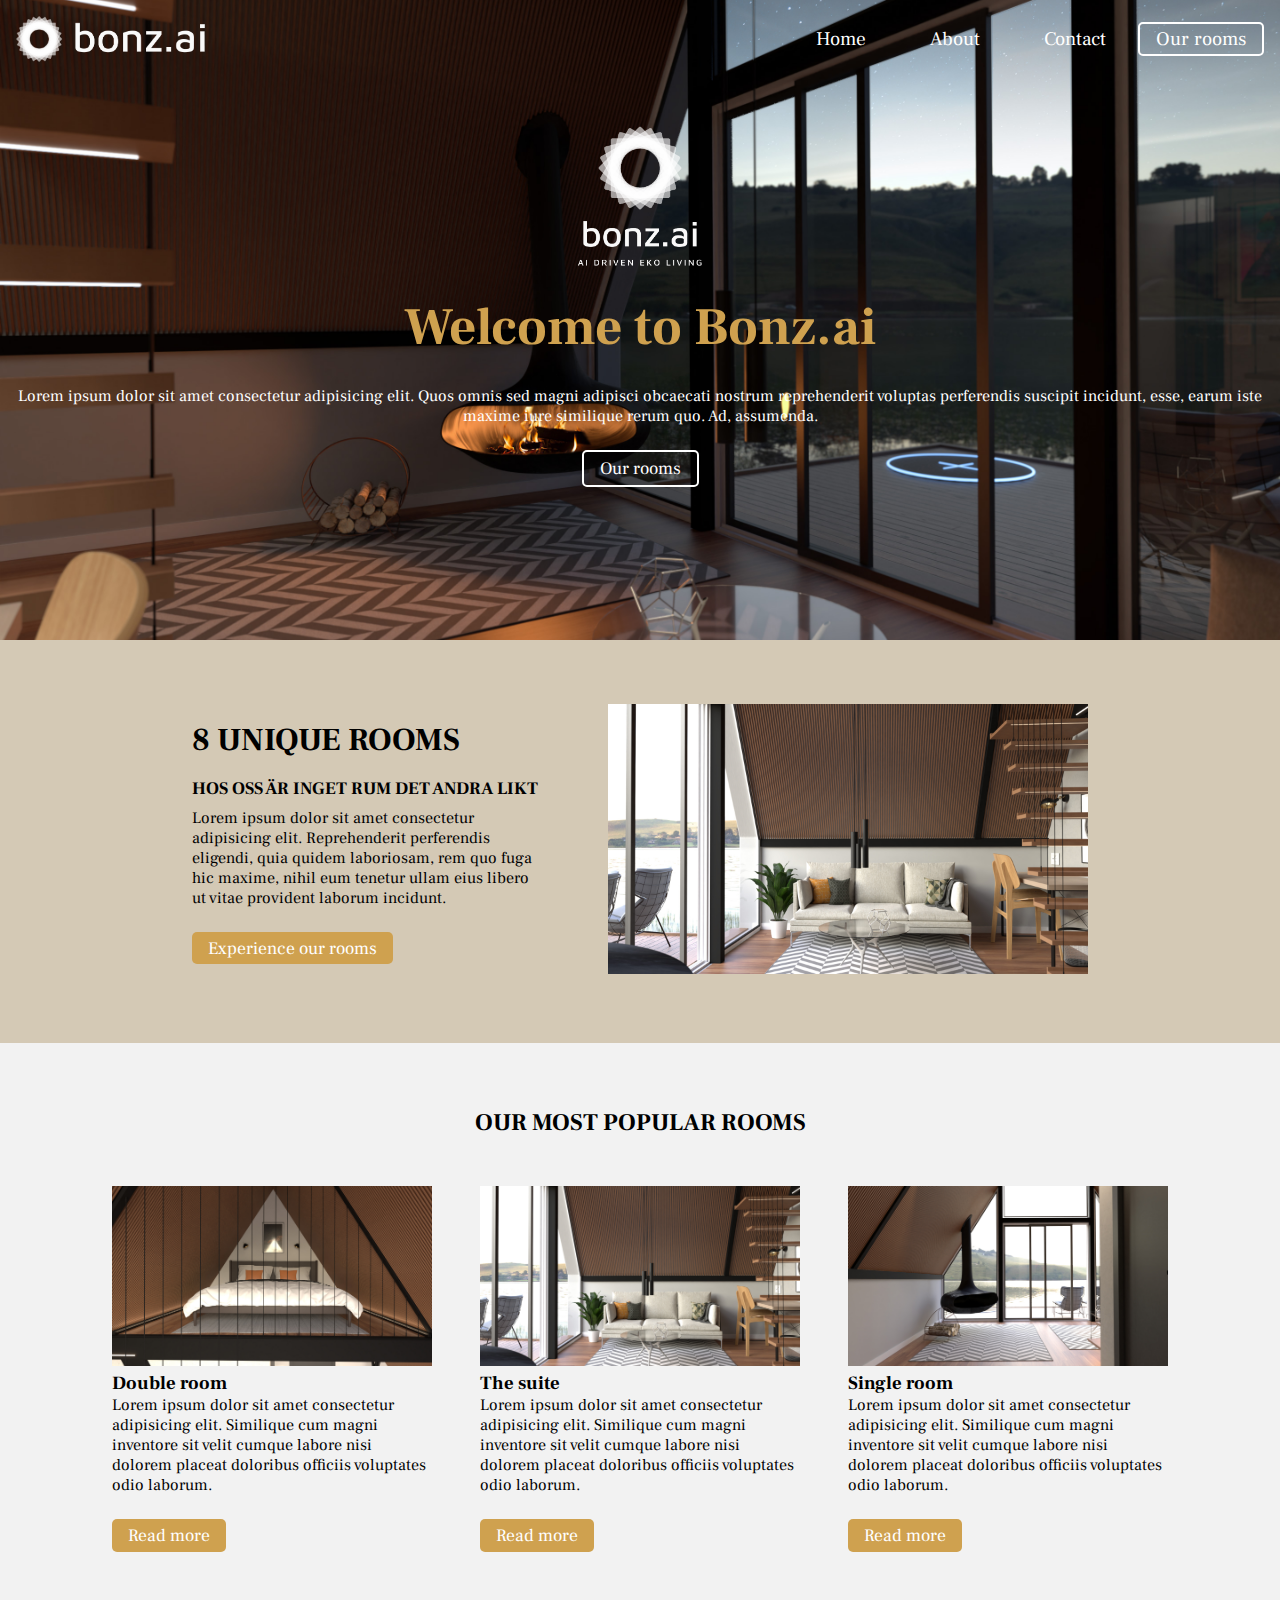
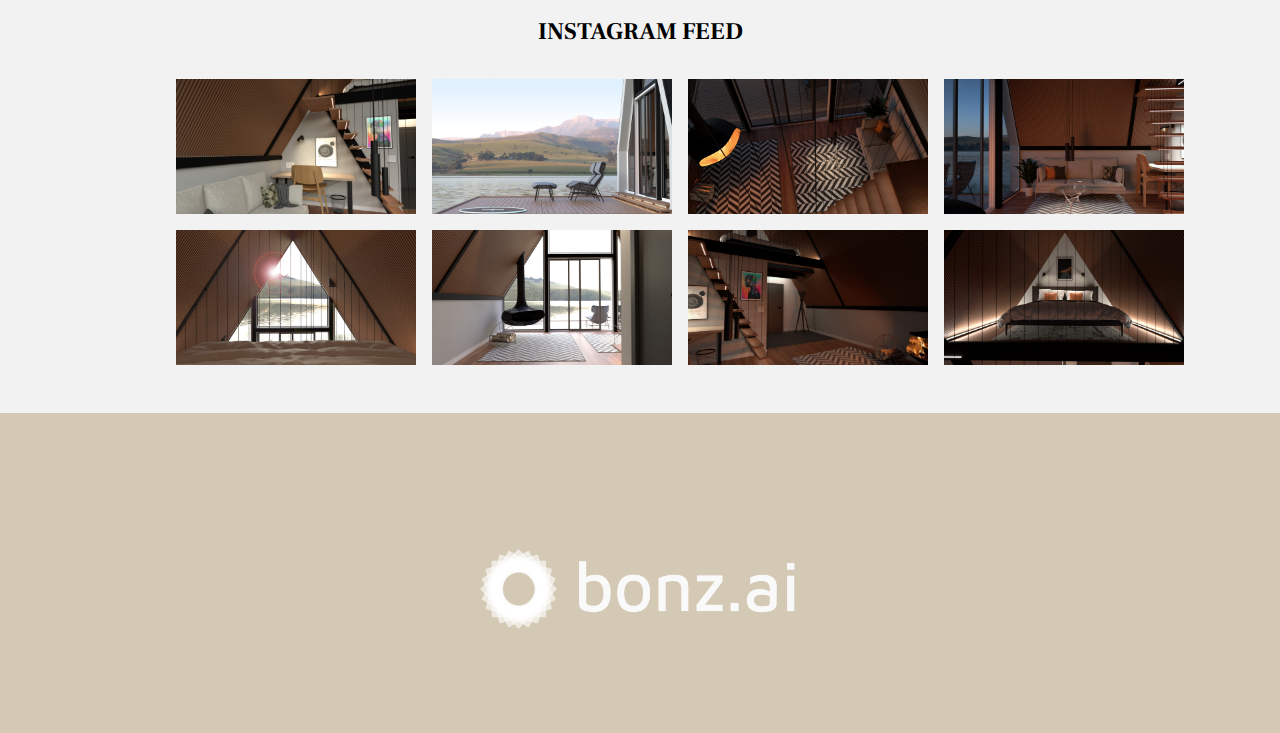
<file: index.html>
<!DOCTYPE html>
<html lang="en">
<head>
    <meta charset="UTF-8">
    <meta name="viewport" content="width=device-width, initial-scale=1.0">
    <link rel="stylesheet" href="css/styles.css">
    <title>Document</title>
</head>
<body>
    <main>
        <header>
            <!-- Navbar -->
            <nav class="navbar-container">
                <img src="./assets/white-logo-desktop.png" alt="desktop logo" class="navbar-logo-desktop"/>
                <ul class="navbar-links">
                    <li><a href="./index.html" class="a-links">Home</a></li>
                    <li><a href="./about.html" class="a-links">About</a></li>
                    <li><a href="#" class="a-links">Contact</a></li>
                    <li class="navbar-links-item"><a href="./rooms.html" class="btn a-links">Our rooms</a></li>
                </ul>
                <img src="assets/white-logo-mobile.png" alt="logo mobile" class="navbar-logo-mobile"/>
            </nav>

            <!-- Header content -->
            <section class="header-container">
                <img src="./assets/header-logo-white.png" alt="header logo white" class="header-logo"/>

                <h1 class="header-title">Welcome to Bonz.ai</h1>
                <p class="header-paragraph">Lorem ipsum dolor sit amet consectetur adipisicing elit. Quos omnis sed magni adipisci obcaecati nostrum reprehenderit voluptas perferendis suscipit incidunt, esse, earum iste maxime iure similique rerum quo. Ad, assumenda.</p>

                <button class="button primary-btn"><a href="./rooms.html" class="a-links btn">Our rooms</a></button>
            </section>
        </header>

        <!-- First section about rooms -->
        <section class="room-section">
            <article>
                <h2 class="room-section-title">8 unique rooms</h2>
                <h5 class="room-section-subtitle">Hos oss är inget rum det andra likt</h5>
                <p>Lorem ipsum dolor sit amet consectetur adipisicing elit. Reprehenderit perferendis eligendi, quia quidem laboriosam, rem quo fuga hic maxime, nihil eum tenetur ullam eius libero ut vitae provident laborum incidunt.</p>
                <button class="button secondary-btn"><a href="./rooms.html" class="a-links">Experience our rooms</a></button>
            </article>

            <article class="unique-room-right">
                <img src="assets/05-day.jpg" alt="our room img" class="unique-room-img"/>
            </article>
        </section>

        <!-- Most popular rooms -->
        <section class="popular-rooms-container">
            <h2 class="popular-room-title">Our most popular rooms</h2>
            
            <div class="popular-rooms">
                <article class="rooms">
                    <img src="assets/04-day.jpg" alt="first room" class="popular-rooms-img"/>
                    <h3 class="popular-room-subtitle">Double room</h3>
                    <p>Lorem ipsum dolor sit amet consectetur adipisicing elit. Similique cum magni inventore sit velit cumque labore nisi dolorem placeat doloribus officiis voluptates odio laborum.</p>
                    <button class="secondary-btn"><a href="./rooms.html" class="a-links">Read more</a></button>
                </article>
                <article class="rooms">
                    <img src="assets/05-day.jpg" alt="first room" class="popular-rooms-img"/>
                    <h3 class="popular-room-subtitle">The suite</h3>
                    <p>Lorem ipsum dolor sit amet consectetur adipisicing elit. Similique cum magni inventore sit velit cumque labore nisi dolorem placeat doloribus officiis voluptates odio laborum.</p>
                    <button class="secondary-btn"><a href="./rooms.html" class="a-links">Read more</a></button>
                </article>
                <article class="rooms">
                    <img src="assets/08-day.jpg" alt="first room" class="popular-rooms-img"/>
                    <h3 class="popular-room-subtitle">Single room</h3>
                    <p>Lorem ipsum dolor sit amet consectetur adipisicing elit. Similique cum magni inventore sit velit cumque labore nisi dolorem placeat doloribus officiis voluptates odio laborum.</p>
                    <button class="secondary-btn"><a href="./rooms.html" class="a-links">Read more</a></button>
                </article>
            </div>
        </section>

        <!-- Instagram -->
        <section class="instagram-container">
            <h2 class="instagram-title">Instagram feed</h2>
            <article class="instagram-section">
                <img src="assets/01-day.jpg" alt="" class="instagram-img"/>
                <img src="assets/09-day.jpg" alt="" class="instagram-img"/>
                <img src="assets/07-night.jpg" alt="" class="instagram-img"/>
                <img src="assets/05-night.jpg" alt="" class="instagram-img"/>
                <img src="assets/03-day.jpg" alt="" class="instagram-img"/>
                <img src="assets/08-day.jpg" alt="" class="instagram-img"/>
                <img src="assets/06-night.jpg" alt="" class="instagram-img"/>
                <img src="assets/04-night.jpg" alt="" class="instagram-img"/> 
            </article>
        </section>

        <!-- Footer -->
        <footer class="footer-component">
            <img src="assets/white-logo-desktop.png" alt="desktop logo" class="footer-logo"/>
        </footer>
       
    </main>
</body>
</html>
</file>
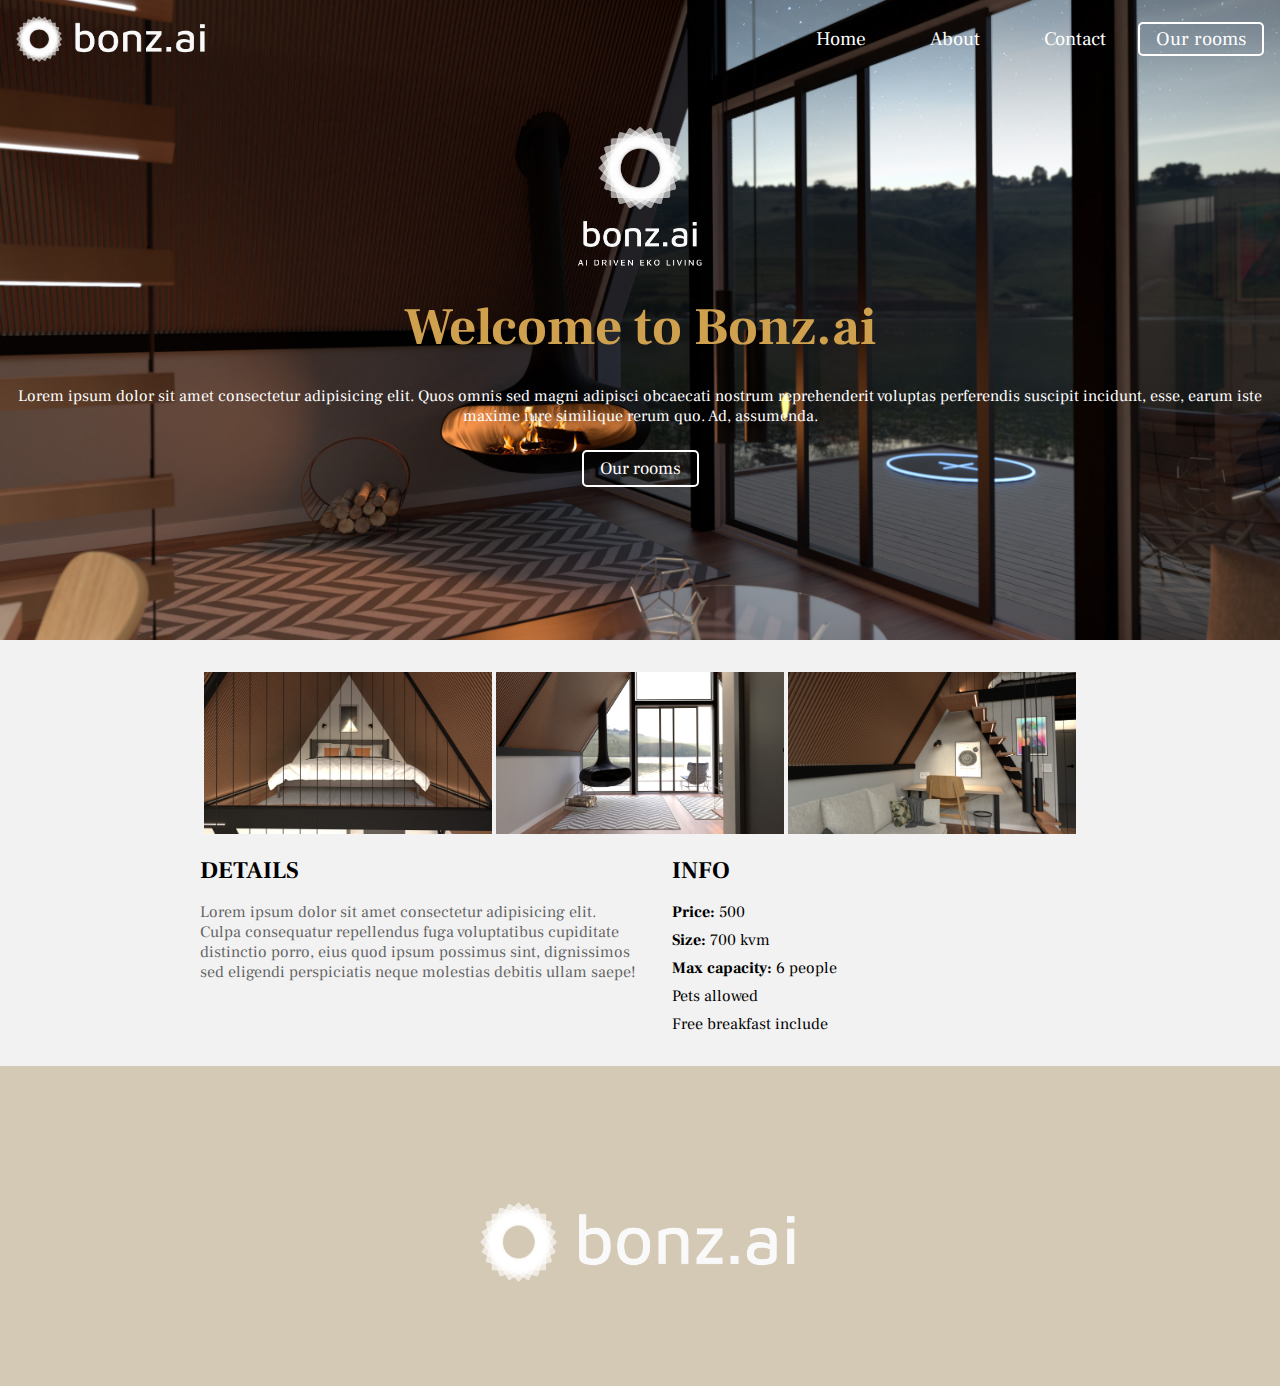
<file: about.html>
<!DOCTYPE html>
<html lang="en">
<head>
    <meta charset="UTF-8">
    <meta name="viewport" content="width=device-width, initial-scale=1.0">
    <link rel="stylesheet" href="css/styles.css">
    <title>Document</title>
</head>
<body>
    <main>
        <header>
            <!-- Navbar -->
            <nav class="navbar-container">
                <img src="assets/white-logo-desktop.png" alt="desktop logo" class="navbar-logo-desktop"/>
                <ul class="navbar-links">
                    <li><a href="./index.html" class="a-links">Home</a></li>
                    <li><a href="./about.html" class="a-links">About</a></li>
                    <li><a href="#" class="a-links">Contact</a></li>
                    <li class="navbar-links-item"><a href="./rooms.html" class="btn a-links">Our rooms</a></li>
                </ul>
                <img src="assets/white-logo-mobile.png" alt="logo mobile" class="navbar-logo-mobile"/>
            </nav>

            <!-- Header content -->
            <section class="header-container">
                <img src="./assets/header-logo-white.png" alt="header logo white" class="header-logo"/>

                <h1 class="header-title">Welcome to Bonz.ai</h1>
                <p class="header-paragraph">Lorem ipsum dolor sit amet consectetur adipisicing elit. Quos omnis sed magni adipisci obcaecati nostrum reprehenderit voluptas perferendis suscipit incidunt, esse, earum iste maxime iure similique rerum quo. Ad, assumenda.</p>

                <button class="button primary-btn"><a href="./rooms.html" class="a-links btn">Our rooms</a></button>
            </section>
        </header>

        <!-- Details about our rooms -->
        <section class="details-wrapper">
            <article class="detail-images">
                <img src="assets/04-day.jpg" alt="" style="width: 18rem;"/>
                <img src="assets/08-day.jpg" alt="" style="width: 18rem;"/>
                <img src="assets/01-day.jpg" alt="" style="width: 18rem;"/>
            </article>

            <article class="details-information">
                <article class="width-left">
                    <h2 class="detail-subtitle">Details</h2>
                    <p style="opacity: 60%;">Lorem ipsum dolor sit amet consectetur adipisicing elit. Culpa consequatur repellendus fuga voluptatibus cupiditate distinctio porro, eius quod ipsum possimus sint, dignissimos sed eligendi perspiciatis neque molestias debitis ullam saepe!</p>
                </article>
                <article class="width-right">
                    <h2 class="detail-subtitle">Info</h2>
                    <p style="padding-bottom: .5rem;"><strong>Price:</strong> 500</p>
                    <p style="padding-bottom: .5rem;"><strong>Size:</strong> 700 kvm</p>
                    <p style="padding-bottom: .5rem;"><strong>Max capacity:</strong> 6 people</p>
                    <p style="padding-bottom: .5rem;">Pets allowed</p>
                    <p>Free breakfast include</p>
                </article>
            </article>
        </section>


        <!-- Footer -->
        <footer class="footer-component">
            <img src="assets/white-logo-desktop.png" alt="desktop logo" class="footer-logo"/>
        </footer>
       
    </main>
</body>
</html>
</file>
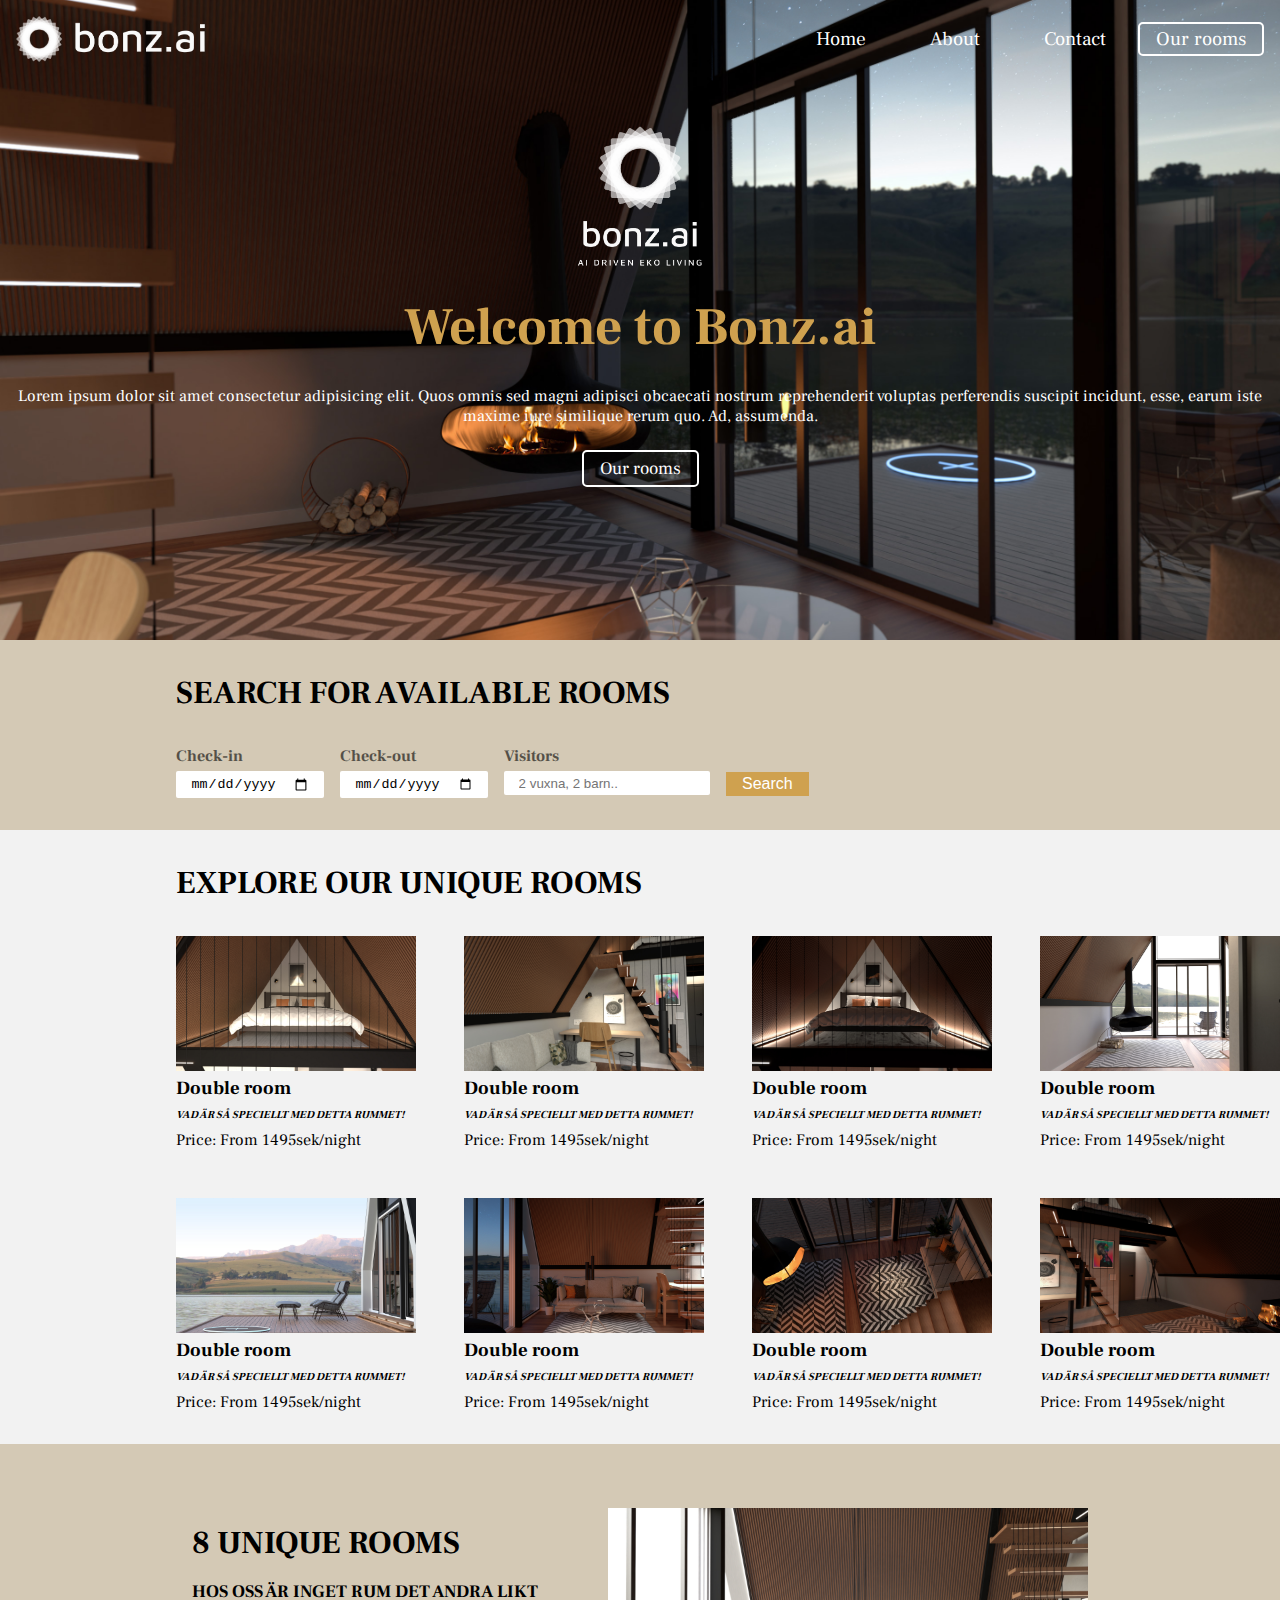
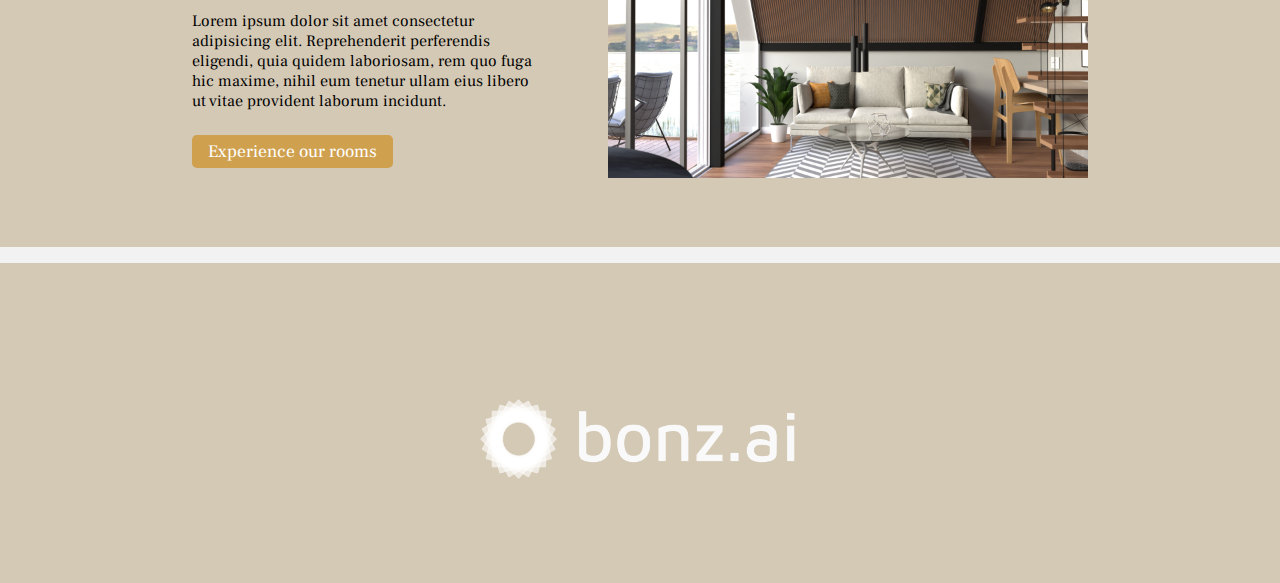
<file: rooms.html>
<!DOCTYPE html>
<html lang="en">
<head>
    <meta charset="UTF-8">
    <meta name="viewport" content="width=device-width, initial-scale=1.0">
    <link rel="stylesheet" href="css/styles.css">
    <title>Document</title>
</head>
<body>
    <main>
        <header>
            <!-- Navbar -->
            <nav class="navbar-container">
                <img src="./assets/white-logo-desktop.png" alt="desktop logo" class="navbar-logo-desktop"/>
                <ul class="navbar-links">
                    <li><a href="./index.html" class="a-links">Home</a></li>
                    <li><a href="./about.html" class="a-links">About</a></li>
                    <li><a href="#" class="a-links">Contact</a></li>
                    <li class="navbar-links-item"><a href="./rooms.html" class="btn a-links">Our rooms</a></li>
                </ul>
                <img src="assets/white-logo-mobile.png" alt="logo mobile" class="navbar-logo-mobile"/>
            </nav>

            <!-- Header content -->
            <section class="header-container">
                <img src="./assets/header-logo-white.png" alt="header logo white" class="header-logo"/>

                <h1 class="header-title">Welcome to Bonz.ai</h1>
                <p class="header-paragraph">Lorem ipsum dolor sit amet consectetur adipisicing elit. Quos omnis sed magni adipisci obcaecati nostrum reprehenderit voluptas perferendis suscipit incidunt, esse, earum iste maxime iure similique rerum quo. Ad, assumenda.</p>

                <button class="button primary-btn"><a href="./rooms.html" class="a-links btn">Our rooms</a></button>
            </section>
        </header>

        <!-- Search room -->
        <section class="search-wrapper">
            <h1 class="room-title">Search for available rooms</h1>

            <section class="search-container">
                <article>
                    <h4 class="h4">Check-in</h4>
                    <input type="date" class="input" />
                </article>
                <article>
                    <h4 class="h4">Check-out</h4>
                    <input type="date" class="input"/>
                </article>
                <article>
                    <h4 class="h4">Visitors</h4>
                    <input type="text" class="input" placeholder="2 vuxna, 2 barn..">
                </article>
                <article style="margin-top: 1.6rem;">
                    <button class="button search-btn">Search</button>
                </article>
            </section>
        </section>

        <section class="main-wrapper">                    
            <!-- All rooms -->
            <section>
                <h1 class="room-title">Explore our unique rooms</h1>
                <section class="room-cards">
                    <a href="./about.html" class="room-card-link">
                        <article>
                            <img src="assets/04-day.jpg" alt="first room" style="width: 15rem;"/>
                            <h3>Double room</h3>
                            <h6 class="room-cards-subtitle">Vad är så speciellt med detta rummet!</h6>
                            <p>Price: From 1495sek/night</p>
                        </article>
                    </a>
                    <a href="./about.html" class="room-card-link">
                        <article>
                            <img src="assets/01-day.jpg" alt="first room" style="width: 15rem;"/>
                            <h3>Double room</h3>
                            <h6 class="room-cards-subtitle">Vad är så speciellt med detta rummet!</h6>
                            <p>Price: From 1495sek/night</p>
                        </article>
                    </a>
                    <a href="./about.html" class="room-card-link">
                        <article>
                            <img src="assets/04-night.jpg" alt="first room" style="width: 15rem;"/>
                            <h3>Double room</h3>
                            <h6 class="room-cards-subtitle">Vad är så speciellt med detta rummet!</h6>
                            <p>Price: From 1495sek/night</p>
                        </article>
                    </a>
                    <a href="./about.html" class="room-card-link">
                        <article>
                            <img src="assets/08-day.jpg" alt="first room" style="width: 15rem;"/>
                            <h3>Double room</h3>
                            <h6 class="room-cards-subtitle">Vad är så speciellt med detta rummet!</h6>
                            <p>Price: From 1495sek/night</p>
                        </article>
                    </a>
                    <a href="./about.html" class="room-card-link">
                        <article>
                            <img src="assets/09-day.jpg" alt="first room" style="width: 15rem;"/>
                            <h3>Double room</h3>
                            <h6 class="room-cards-subtitle">Vad är så speciellt med detta rummet!</h6>
                            <p>Price: From 1495sek/night</p>
                        </article>
                    </a>
                    <a href="./about.html" class="room-card-link">
                        <article>
                            <img src="assets/05-night.jpg" alt="first room" style="width: 15rem;"/>
                            <h3>Double room</h3>
                            <h6 class="room-cards-subtitle">Vad är så speciellt med detta rummet!</h6>
                            <p>Price: From 1495sek/night</p>
                        </article>
                    </a>
                    <a href="./about.html" class="room-card-link">
                        <article>
                            <img src="assets/07-night.jpg" alt="first room" style="width: 15rem;"/>
                            <h3>Double room</h3>
                            <h6 class="room-cards-subtitle">Vad är så speciellt med detta rummet!</h6>
                            <p>Price: From 1495sek/night</p>
                        </article>
                    </a>
                    <a href="./about.html" class="room-card-link">
                        <article>
                            <img src="assets/06-night.jpg" alt="first room" style="width: 15rem;"/>
                            <h3>Double room</h3>
                            <h6 class="room-cards-subtitle">Vad är så speciellt med detta rummet!</h6>
                            <p>Price: From 1495sek/night</p>
                        </article>
                    </a>
                </section>
            </section>

        </section>

        <section class="room-section">
            <article>
                <h2 class="room-section-title">8 unique rooms</h2>
                <h5 class="room-section-subtitle">Hos oss är inget rum det andra likt</h5>
                <p>Lorem ipsum dolor sit amet consectetur adipisicing elit. Reprehenderit perferendis eligendi, quia quidem laboriosam, rem quo fuga hic maxime, nihil eum tenetur ullam eius libero ut vitae provident laborum incidunt.</p>
                <button class="button secondary-btn">Experience our rooms</button>
            </article>

            <article class="unique-room-right">
                <img src="assets/05-day.jpg" alt="our room img" class="unique-room-img"/>
            </article>
        </section>

        <!-- Footer -->
        <footer class="footer-component">
            <img src="assets/white-logo-desktop.png" alt="desktop logo" class="footer-logo"/>
        </footer>
    </main>
</body>
</html>
</file>
<file: css/styles.css>
@import url('https://fonts.googleapis.com/css2?family=Frank+Ruhl+Libre&display=swap');

:root {
    --primary: #cfa14f;
    --secondary: #d4c9b5;
    --font: 'Frank Ruhl Libre', serif;
    --text-color: #fff;
    --hover: #cfa04f94;
}

* {
    box-sizing: border-box;
    margin: 0;
    padding: 0;
}
main {
    font-family: var(--font) !important;
    background-color: rgb(242, 242, 242);
}
header {
    height: 40rem;
    background-image: url("./../assets/header.jpg");
    background-position: center;
    background-size: cover;
    padding: 1rem;
}
.navbar-container {
    display: flex;
    justify-content: space-between;
}
.navbar-logo-desktop {
    width: 12rem;
}
.navbar-links {
    color: var(--text-color);
    display: flex;
    list-style: none;
    font-size: 1.2rem;
    flex-wrap: wrap;
    align-items: center;
}
.navbar-links-item {
    border: 2px solid #fff;
    padding: .2rem 1rem;
    border-radius: 5px;
}
.a-links {
    color: var(--text-color);
    text-decoration: none;
}
.navbar-links-item:hover {
    background: #fff;
    text-decoration: none;
}
li {
    padding: 0 2rem;
}
li:hover {
    text-decoration: underline;
}
.btn:hover {
    color: #000;
}
.header-container {
    display: flex;
    flex-direction: column;
    align-items: center;
    padding-top: 4rem;
    color: var(--text-color);
    text-align: center;
    flex-wrap: wrap;
}
.header-logo {
    width: 8rem;
}
.header-title {
    font-size: 3.3rem;
    color: var(--primary);
    padding: 1.5rem 0;
}
.primary-btn {
    background-color: transparent;
    border: 2px solid #fff;
    font-size: 1.1rem;
    color: var(--text-color);
    padding: .3rem 1rem;
    margin-top: 1.5rem;
    font-family: var(--font);
    cursor: pointer;
    border-radius: 5px;
}
.primary-btn:hover {
    background-color: #fff;
    color: #000;
}

.room-section {
    background-color: var(--secondary);
    display: flex;
    justify-content: center;
    align-items: center;
    padding: 4rem 12rem;
    gap: 4rem;
    margin-bottom: 1rem;
}
.room-section-title {
    text-transform: uppercase;
    padding-bottom: 1rem;
    font-size: 2rem;
}
.room-section-subtitle {
    text-transform: uppercase;
    font-size: 1.1rem;
    padding-bottom: .5rem;
}
.unique-room-img {
    width: 30rem;
}

.secondary-btn {
    background-color: var(--primary);
    border: none;
    font-size: 1.1rem;
    color: var(--text-color);
    padding: .3rem 1rem;
    margin-top: 1.5rem;
    font-family: var(--font);
    cursor: pointer;
    border-radius: 5px;
}
.secondary-btn:hover {
    background-color: var(--hover);
}

/* Our popular rooms */
.popular-rooms-container {
    display: flex;
    flex-direction: column;
    align-items: center;
    margin-bottom: 2rem;
}
.popular-rooms {
    display: flex;
    width: 100%;
    justify-content: center;
    flex-wrap: wrap;
}
.popular-room-title {
    margin-top: 3rem;
    margin-bottom: 2rem;
    text-transform: uppercase;
}
.popular-rooms-img {
    width: 20rem;
}
.rooms {
    width: 20rem;
    margin: 1rem 1.5rem;
}

/* Instagram element */
.instagram-container {
    margin: 3rem 11rem;
    flex-wrap: wrap;
}
.instagram-title {
    display: flex;
    justify-content: center;
    margin-bottom: 2rem;
    text-transform: uppercase;
}
.instagram-section {
    display: grid;
    grid-template-columns: repeat(4, 1fr);
    gap: 1rem;
    margin-bottom: 2rem;
    margin: auto;
}
.instagram-img {
    width: 15rem;
    margin: auto;
}

/* Footer */
.footer-component {
    background-color: var(--secondary);
    height: 20rem;
    display: flex;
    width: 100%;
    padding-top: 2rem;
    justify-content: center;
    align-items: center;
}
.footer-logo {
    width: 20rem;
    height: 5rem;
}

/* Room component */
.main-wrapper {
    padding: 2rem 11rem;
}


/* Search room */
.search-wrapper {
    background-color: var(--secondary);
    padding: 2rem 11rem;
}
.search-container {
    display: flex;
    gap: 1rem;
}
.h4 {
    opacity: 60%;
}
.input {
    padding: .3rem .9rem;
    border: none;
    border-radius: 2px;
    margin-top: .3rem;
}
.search-btn {
    cursor: pointer;
    font-size: 1rem;
    padding: .2rem 1rem;
    background-color: var(--primary);
    border: none;
    color: var(--text-color);
}
.search-btn:hover {
    background-color: var(--hover);
}

.room-cards {
    display: grid;
    grid-template-columns: repeat(4, 1fr);
    gap: 3rem;
}
.room-title {
    margin-bottom: 2rem;
    text-transform: uppercase;
}
.room-cards-subtitle {
    text-transform: uppercase;
    font-style: italic;
    padding: .5rem 0;
}
.room-card-link {
    color: #000;
    text-decoration: none;
}

/* About component */
.details-wrapper {
    display: flex;
    flex-direction: column;
    align-items: center;
    padding: 2rem;
}

.details-information {
    display: flex;
    width: 55rem;
    padding-top: 1rem;
    gap: 2rem;
}
.detail-subtitle {
    text-transform: uppercase;
    padding-bottom: 1rem;
}
.width-left {
    width: 50%;
}
.width-right {
    width: 40%;
}

/* Mobile media query */
@media screen and (max-width: 400px) {
    header {
        height: 20rem;
    }
    .navbar-logo-desktop {
        display: none;
    }
    .navbar-links {
        display: none;
    }
    .navbar-logo-mobile {
        width: 2rem;
    }
    .header-container {
        padding: 0 1.5rem;
    }
    .header-logo {
        display: none;
    }
    .header-title {
        font-size: 1.5rem;
        padding-bottom: 1rem;
    }
    .header-paragraph {
        font-size: .8rem;
    }
    .primary-btn {
        font-size: .9rem;
    }
    .room-section {
        padding: 2rem;
        flex-wrap: wrap;
    }
    .unique-room-img {
        width: 20rem;
    }

    .popular-rooms-container {
        padding: 2rem;
        margin-bottom: 0;
    }
    .popular-rooms-img {
        width: 20rem;
    }
    .popular-room-title {
        font-size: 1.8rem;
        text-transform: uppercase;
        margin: .2rem;
    }
    .popular-room-subtitle {
        font-size: 1.5rem;
        padding: .4rem 0;
    }
    .rooms {
        padding-bottom: 2rem;
    }

    .instagram-container {
        margin: 0;
        padding-bottom: 2rem;
    }
    .instagram-section {
        display: grid;
        grid-template-columns: 1fr;
    }

    /* Room/search component */
    .search-wrapper {
        padding: 1.5rem;
    }
    .search-container {
        display: flex;
        flex-direction: column;
    }
    .main-wrapper {
        padding: 1.5rem;
    }
    .room-cards {
        display: grid;
        grid-template-columns: 1fr;
        gap: 1rem;
    }

    /* About component */
    .details-wrapper {
        display: flex;
        flex-direction: column;
        align-items: flex-start;
    }
    .details-information {
        display: flex;
        flex-direction: column;
        width: 50%;
        align-items: flex-start;
    }
    .width-left {
        width: 50vw;
    }
    .width-right {
        width: 100vw;
    }
    .detail-images {
        display: flex;
        flex-direction: column;
        align-items: center;
        gap: 2rem;
    }

}

/* Desktop media query */
@media screen and (min-width: 400px) {
    .navbar-logo-mobile {
        display: none;
    }
}
</file>
